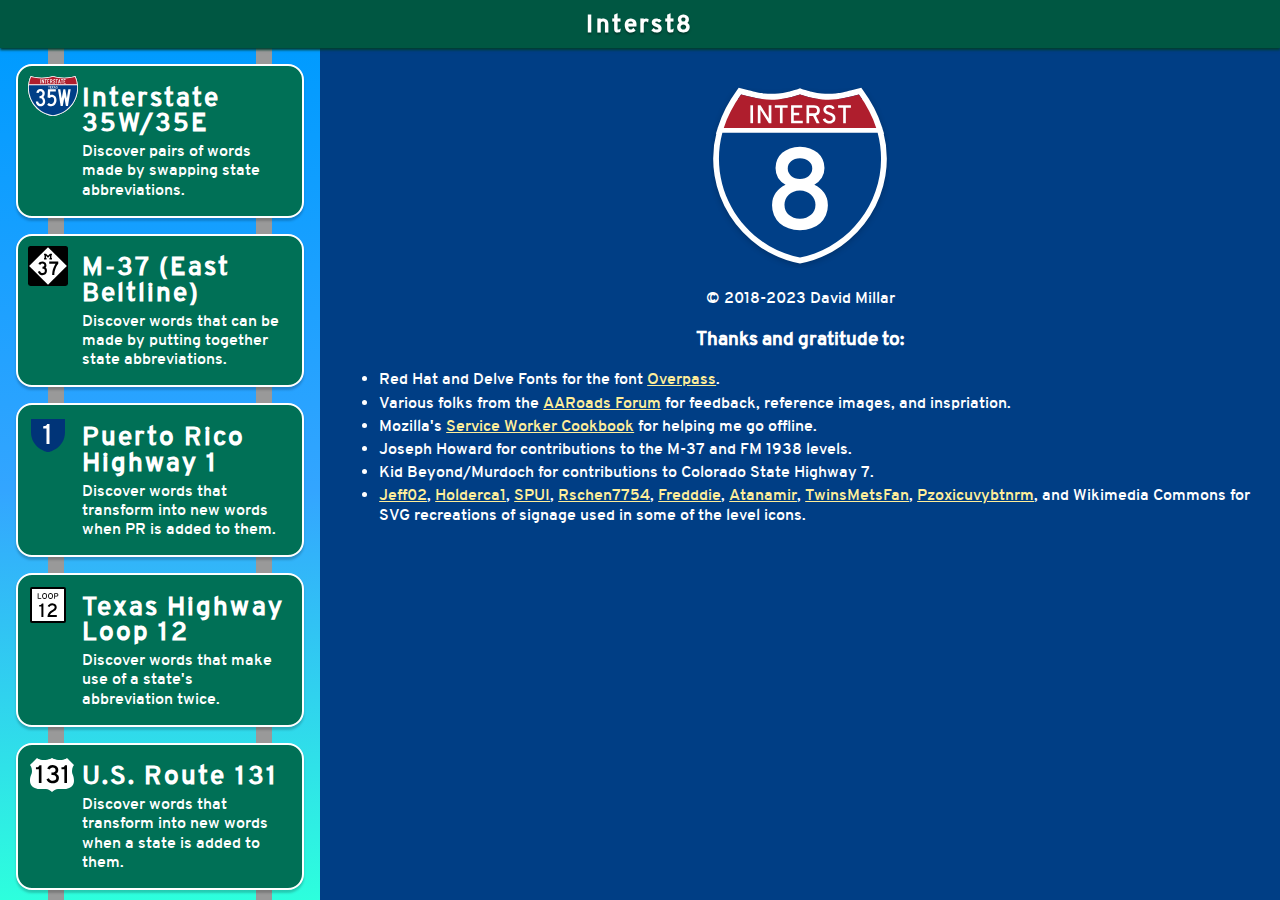
<file: index.html>
<!doctype html>
<html lang="en-us">
    <head>
        <meta charset="utf-8">
        <meta http-equiv="X-UA-Compatible" content="IE=edge">
        <meta name="viewport" content="width=device-width, height=device-height, initial-scale=1.0, maximum-scale=1.0">
        <meta name="description" content="Curated collection of word riddles using U.S. state abbreviations. Created by puzzle author David Millar.">
        <meta name="apple-mobile-web-app-capable" content="yes">
        
        <meta name="microtip" content="39FwFjyN5rHpBrksDWjjJkBdEXVmHp5S4d" data-currency="btc">
        <meta name="monetization" content="$ilp.uphold.com/qxWadfDZGRpQ">

        <title>Interst8</title>

        <link rel="manifest" href="manifest.json">
        <meta name="msapplication-config" content="browserconfig.xml">

        <link rel="stylesheet" href="https://overpass-30e2.kxcdn.com/overpass.css" type="text/css" />
        <link rel="stylesheet" href="css/style.css" type="text/css">
        <link rel="stylesheet" href="css/overpass.css" type="text/css">

        <link rel="icon" sizes="192x192" href="assets/images/logo-with-bg-192.png">
        <link rel="icon" sizes="128x128" href="assets/images/logo-with-bg-128.png">
        <link rel="apple-touch-icon" sizes="512x512" href="assets/images/logo-with-bg-512.png">
        <link rel="apple-touch-icon-precomposed" sizes="512x512" href="assets/images/logo-with-bg-512.png">

        <link href="assets/images/splash-2048.png" sizes="2048x2692" rel="apple-touch-startup-image">
        <link href="assets/images/splash-1668.png" sizes="1668x2184" rel="apple-touch-startup-image">
        <link href="assets/images/splash-1536.png" sizes="1536x2008" rel="apple-touch-startup-image">
        <link href="assets/images/splash-1125.png" sizes="1125x2436" rel="apple-touch-startup-image">
        <link href="assets/images/splash-1242.png" sizes="1242x2148" rel="apple-touch-startup-image">
        <link href="assets/images/splash-750.png" sizes="750x1294" rel="apple-touch-startup-image">
        <link href="assets/images/splash-640.png" sizes="640x1096" rel="apple-touch-startup-image">

        <link rel="mask-icon" href="assets/images/safari-pinned-tab.svg" color="#006E54">
        <meta name="msapplication-TileColor" content="#006E54">
        <meta name="theme-color" content="#006E54">
    </head>
    <body>
        <header>
            <button id="backBtn" class="button-hidden">Back</button>
            <h1>Interst8</h1>
            <button id="shareBtn">Share</button>
        </header>

        <ul id="levelList" class="panel sign-list"></ul>
        <div id="levelViewWrapper" class="panel">
            <ul id="levelView" class="sign-list"></ul>
        </div>
        <div id="aboutView" class="panel panel--blue center">
            <img src="assets/images/logo.svg" id="logo" alt="Shield logo for Interst8." />
            <p>&copy; 2018-2023 David Millar</p>
            <h3>Thanks and gratitude to:</h3>
            <ul>
                <li>Red Hat and Delve Fonts for the font <a href="http://overpassfont.org/">Overpass</a>.</li>
                <li>Various folks from the <a href="https://www.aaroads.com/forum/">AARoads Forum</a> for feedback, reference images, and inspriation.</li>
                <li>Mozilla's <a href="https://serviceworke.rs/">Service Worker Cookbook</a> for helping me go offline.</li>
                <li>Joseph Howard for contributions to the M-37 and FM 1938 levels.</li>
                <li>Kid Beyond/Murdoch for contributions to Colorado State Highway 7.</li>
                <li><a href="https://commons.wikimedia.org/wiki/User:Jeff02">Jeff02</a>, 
                    <a href="https://en.wikipedia.org/wiki/User:Holderca1?rdfrom=commons:User:Holderca1~commonswiki">Holderca1</a>, 
                    <a href="https://commons.wikimedia.org/wiki/User:SPUI~commonswiki">SPUI</a>, 
                    <a href="https://commons.wikimedia.org/wiki/User:Rschen7754">Rschen7754</a>, 
                    <a href="https://commons.wikimedia.org/wiki/User:Fredddie">Fredddie</a>, 
                    <a href="https://commons.wikimedia.org/wiki/User:Atanamir">Atanamir</a>, 
                    <a href="https://commons.wikimedia.org/wiki/User:TwinsMetsFan">TwinsMetsFan</a>, 
                    <a href="https://commons.wikimedia.org/wiki/User:Pzoxicuvybtnrm">Pzoxicuvybtnrm</a>, 
                    and Wikimedia Commons for SVG recreations of signage used in some of the level icons.</li>
            </ul>
        </div>

        <noscript class="sign">
            This game requires JavaScript to play.
        </noscript>

        <script type="text/javascript" src="js/game.js"></script>
        <script type="text/javascript" src="js/service-worker-handler.js" defer></script>
    </body>
</html>
</file>
<file: css/style.css>
html {
    margin: 0;
    padding: 0;
}

body {
    background: hsl(166, 100%, 22%);
    color: #fff;
    font-family: "Overpass", "overpassregular", sans-serif;
    font-size: 16px;
    overflow: hidden;
    margin: 0;
    padding: 0;
}

header {
    background: hsl(166, 100%, 17%);
    color: #fff;
    text-shadow: 0 0.1em 0.1em hsl(166, 100%, 12%);
    box-shadow: 0 0.15em 0.15em 0 hsl(166, 100%, 12%);
    position: fixed;
    top: 0;
    right: 0;
    left: 0;
    height: 3em;
    margin: 0;
    padding: 0;
    z-index: 10;
    display: flex;
    user-select: none;
}

header button {
    background: transparent;
    color: inherit;
    border: 0;
    -webkit-tap-highlight-color: hsl(166, 100%, 12%);
    cursor: pointer;
    text-indent: -1000em;
    color: transparent;
    width: 3em;
    font-size: inherit;
}

.button-hidden {
    visibility: hidden;
}

#backBtn {
    background: url(../assets/images/back-arrow.svg) no-repeat 50% 50%;
    background-size: 70%;
}

#shareBtn {
    background: url(../assets/images/share-icon.svg) no-repeat 50% 50%;
    background-size: 70%;
}

header button:hover {
    background: hsl(166, 100%, 12%);
}

.panel {
    background: hsl(166, 100%, 22%);
    color: #fff;
    display: block;
    position: absolute;
    transform: translate3d(-100%, 0, 0);
    transition: transform 1s ease;
    top: 3em;
    left: 0;
    bottom: 0;
    right: 0;
    height: auto;
    width: auto;
    margin: 0;
    padding: 1em;
    z-index: 5;
    overflow: auto;
    -webkit-overflow-scrolling: touch;
    box-sizing: border-box;
}

.panel.active-panel {
    transform: none;
    z-index: 7;
}

.closed::after {
    content: 'CLOSED';
    position: absolute;
    top:50%;
    left:50%;
    transform: translate3d(-50%, -50%, 0) rotateZ(-10deg);
    border: 0.15em solid;
    padding: .4em .7em;
    background: #dd7500;
    color: #000;
    box-shadow: 0 0.15em 0.15em 0 rgba(0, 0, 0, 0.2);
}

.sign {
    position: relative;
    border: 0.15em solid;
    border-radius: 1em;
    padding: 1em;
    background: hsl(166, 100%,22%);
    box-shadow: 0 0.15em 0.15em 0 rgba(0, 0, 0, 0.2);
}

.sign--link {
    -webkit-tap-highlight-color: hsl(166, 100%, 17%);
}

.sign--link:hover {
    background: hsl(166, 100%, 17%);
}

.sign-list {
    list-style-type: none;
    margin: 0;
    padding: 1em;
}

.sign-list li {
    /* Damnit Firefox, support break-inside:avoid; already! */
    /* display:block; */
    display: inline-block;
    break-inside: avoid;
    position: relative;
    color: #fff;
    min-height: 2em;
    cursor: pointer;
    margin-bottom: 1em;
    width: 100%;
    box-sizing: border-box;
}

.sign-list li h2 {
    font-size: 1.6em;
    letter-spacing: 0.08em;
    line-height: 1;
    margin: 0.1em 0;
    padding: 0;
    z-index: 6;
}

.sign-list li p {
    line-height: 1.2;
    margin: 0;
    padding: 0;
    z-index: 6;
}

.sign-list li h2+p {
    margin-top: 0.4em;
}

.center {
    text-align: center;
}

.sign--answer {
    padding-bottom: 1em;
}

.sign-list li p.answer {
    position: relative;
    margin: 1em -1em -1em;
    padding: 0.5em;
    text-align: center;
}

.sign-list li p.answer img {
    aspect-ratio: 1;
    height: 1em;
    vertical-align: baseline;
}

.sign-list li p.answer.answer--hidden::after {
    content: 'View Answer';
    display: block;
    position: absolute;
    top: -0.15em;
    bottom: -0.15em;
    left: -0.15em;
    right: -0.15em;
    background: hsl(49, 97%, 54%);
    color: #000;
    padding: 0.5em;
    border: 0.15em solid;
    border-radius: 0 0 1em 1em;
    z-index: 15;
    text-align: center;
    text-transform: uppercase;
}

#levelList {
    background:
        linear-gradient(90deg,
            transparent 0%, transparent 15%,
            #999 15%, #999 20%,
            transparent 20%, transparent 80%,
            #999 80%, #999 85%,
            transparent 85%, transparent 100%),
        linear-gradient(0deg,
            rgb(45,255,221) 0%, rgb(51,165,255) 48%, rgb(0,155,255) 100%);
    user-select: none;
}

.icon-space {
    padding-left: 4em;
}

.icon-space img {
    position: absolute;
    top: 0.65em;
    left: 0.65em;
    height: 2.5em;
    margin-right: 0.5em;
}

.panel--blue {
    background: hsl(212, 100%, 26%);
}

.sign--blue {
    background: hsl(212, 100%, 26%);
}

.sign--link.sign--blue{
    -webkit-tap-highlight-color: hsl(212, 100%, 16%);
}

.sign--link.sign--blue:hover {
    background: hsl(212, 100%, 16%);
}

#aboutView ul {
    text-align: left;
    margin-right: 0.5em;
}

#aboutView ul a {
    color: #fe9;
}

#aboutView ul a:hover {
    color: #fd7;
}

#aboutView ul li {
    margin: 0.2em;
}

h1 {
    text-align: center;
    letter-spacing: 0.1em;
    font-size: 1.5em;
    line-height: 2em;
    margin: 0;
    padding: 0;
    flex-grow: 1;
}

h1, h2, h3 {
    font-weight: 700;
}

#logo {
    display: block;
    margin: 1em auto;
    width: 12em;
    z-index: 0;
}

noscript {
    display: block;
    width: 12em;
    background: #dd7500;
    color: #111;
    margin: 1em auto;
    text-align: center;
}

@media only screen and (min-width: 40em) {
    body {
        overflow: auto;
    }

    #levelList {
        width: 20em;
        right: auto;
    }

    #levelViewWrapper, #aboutView {
        left: 20em;
    }

    #levelView {
        columns: 15em;
    }

    .panel {
        transform: none;
    }

    #backBtn {
        visibility: hidden;
    }
}

@media only screen and (min-width: 1500px) {
    body {
        font-size: 20px;
    }
}
</file>
<file: css/overpass.css>
@font-face {
    font-family: 'overpassregular';
    src: url('../assets/Overpass_Regular-webfont.eot');
    src: url('../assets/Overpass_Regular-webfont.eot?#iefix') format('embedded-opentype'),
         url('../assets/Overpass_Regular-webfont.woff') format('woff'),
         url('../assets/Overpass_Regular-webfont.ttf') format('truetype'),
         url('../assets/Overpass_Regular-webfont.svg#overpassregular') format('svg');
    font-weight: normal;
    font-style: normal;
    font-display: swap;
}
</file>
